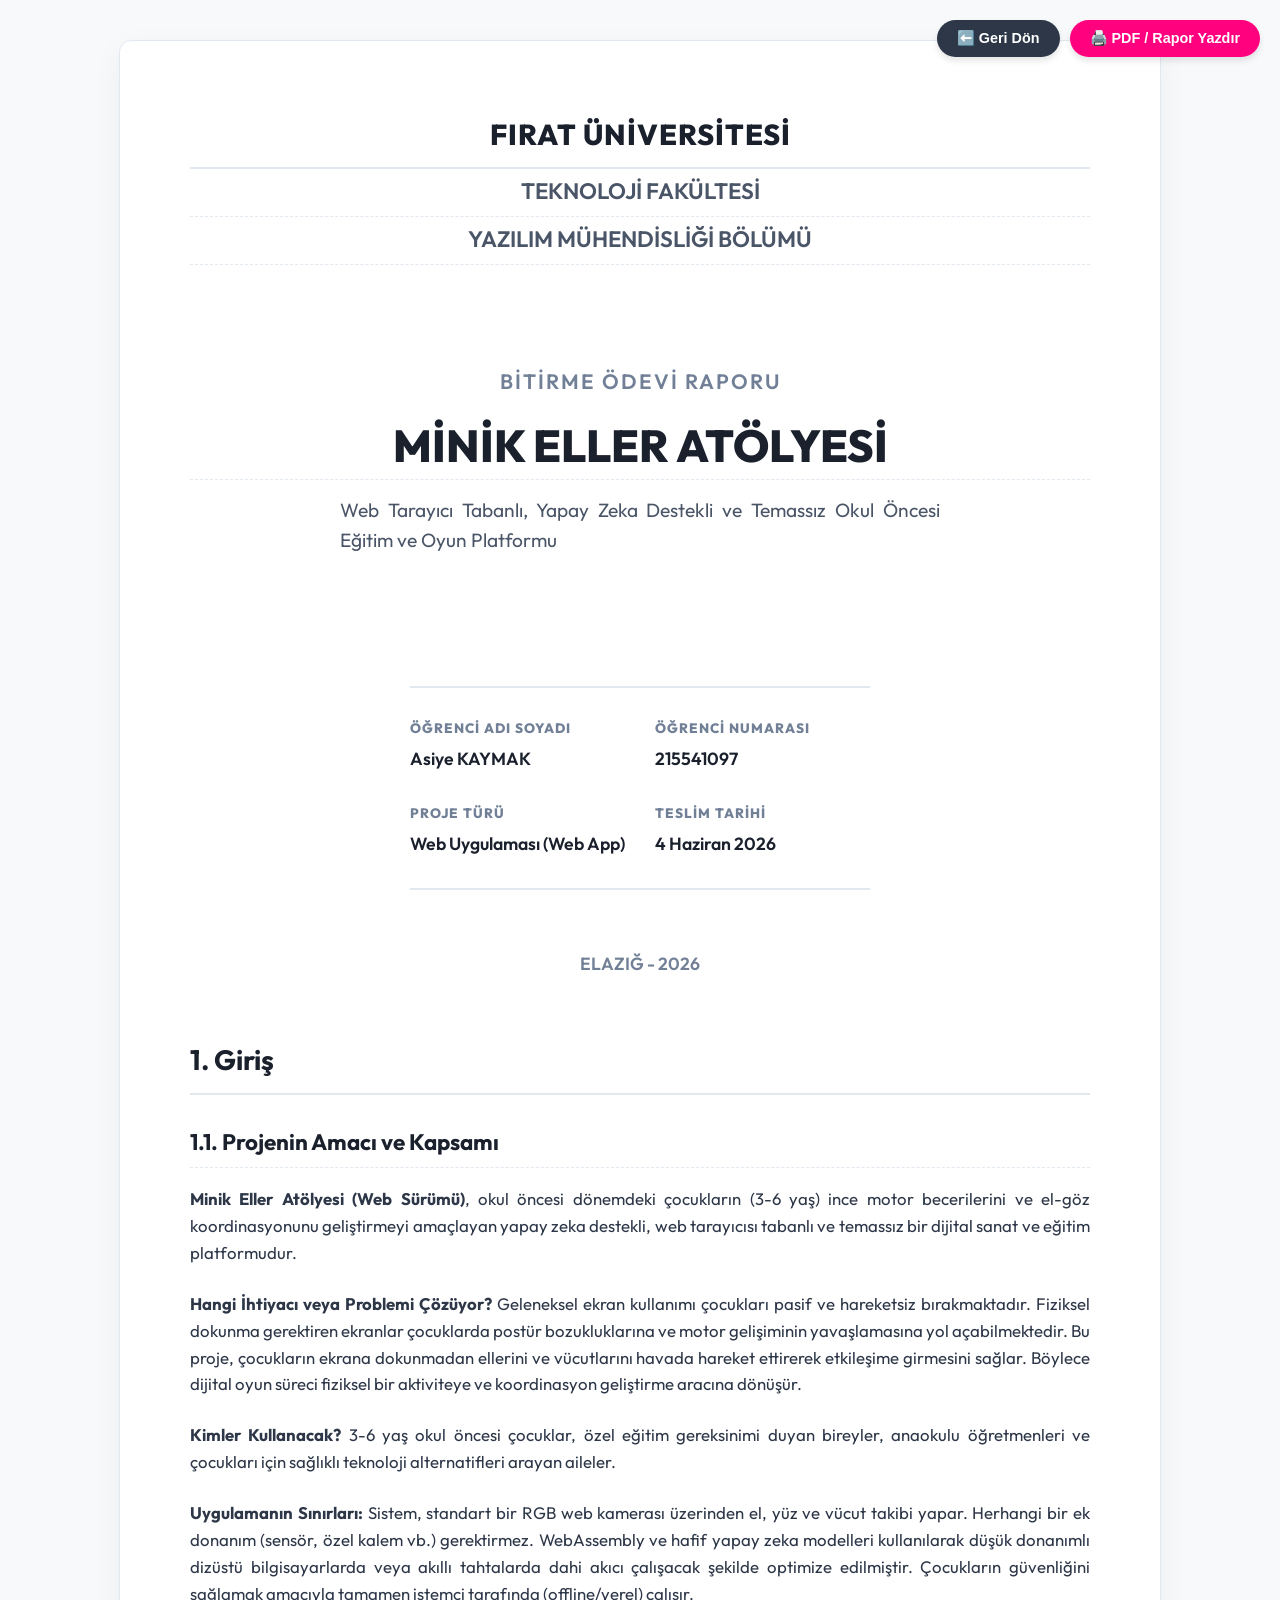
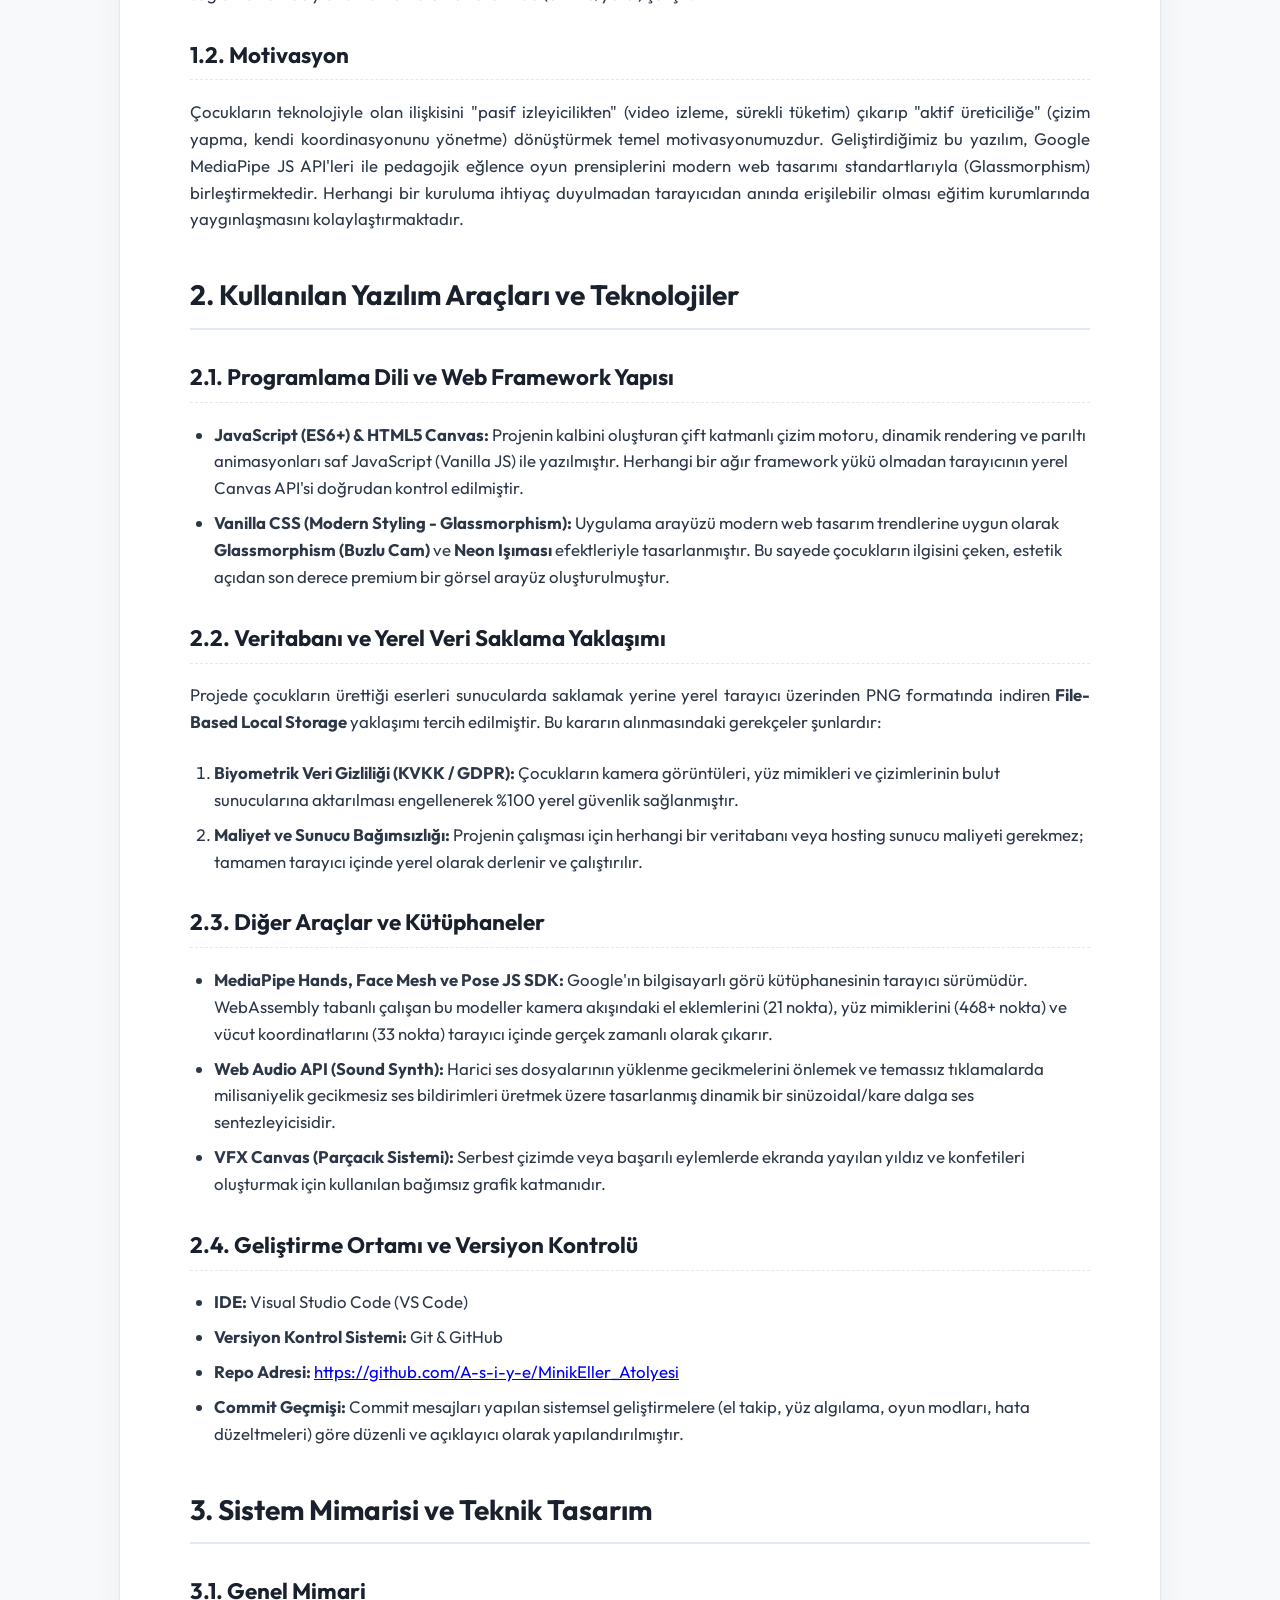
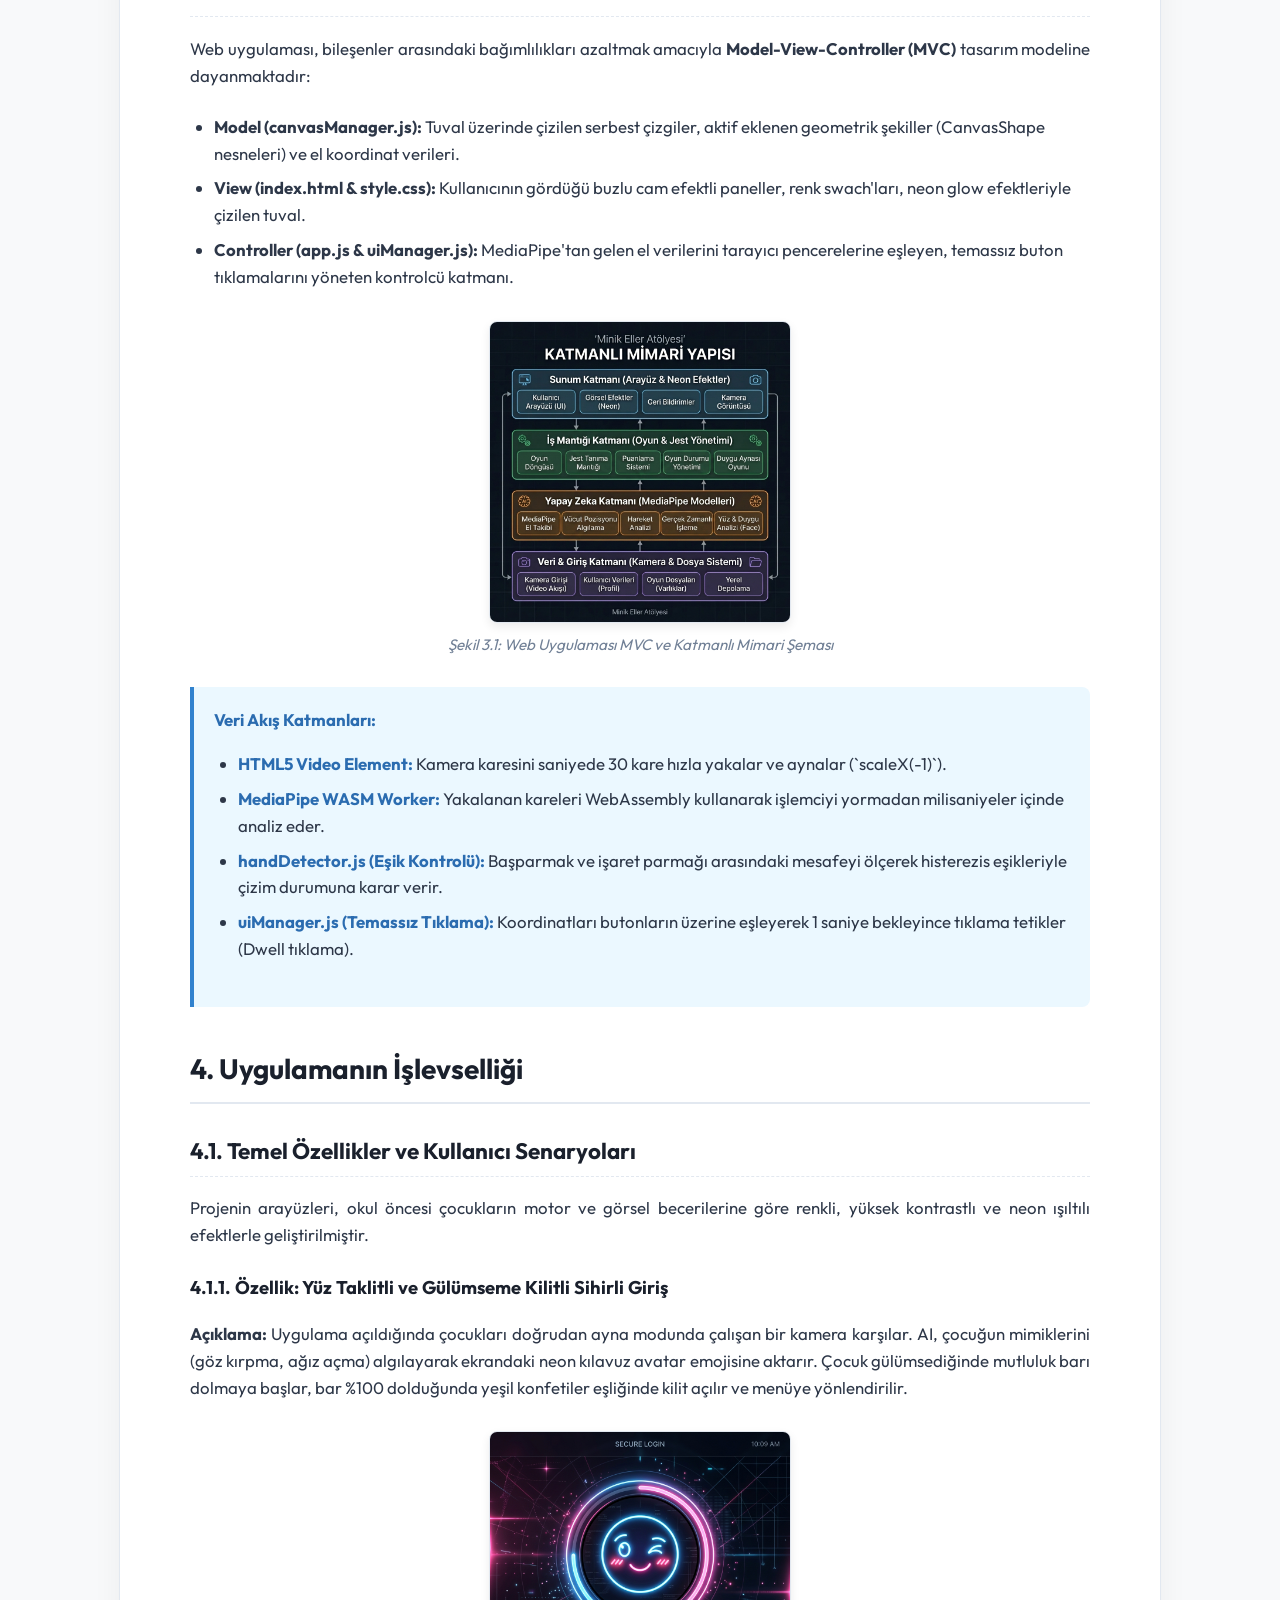
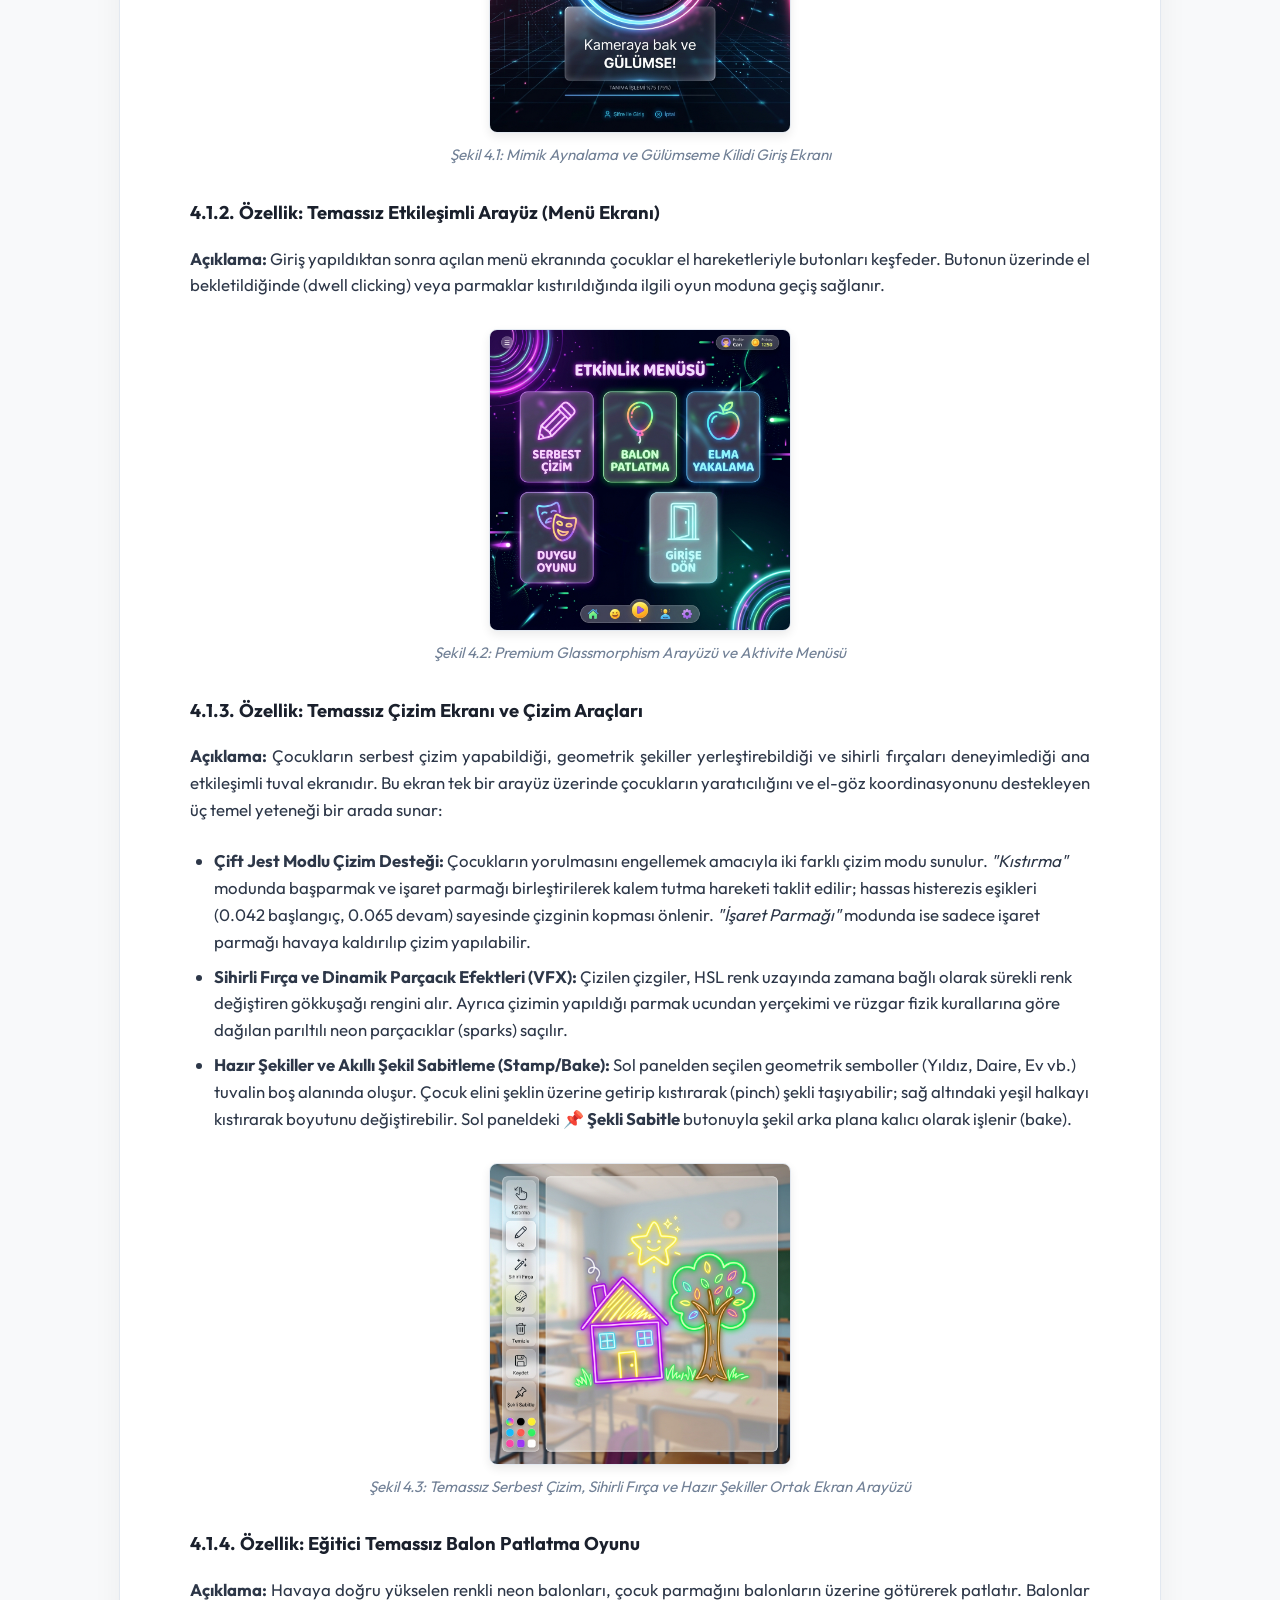
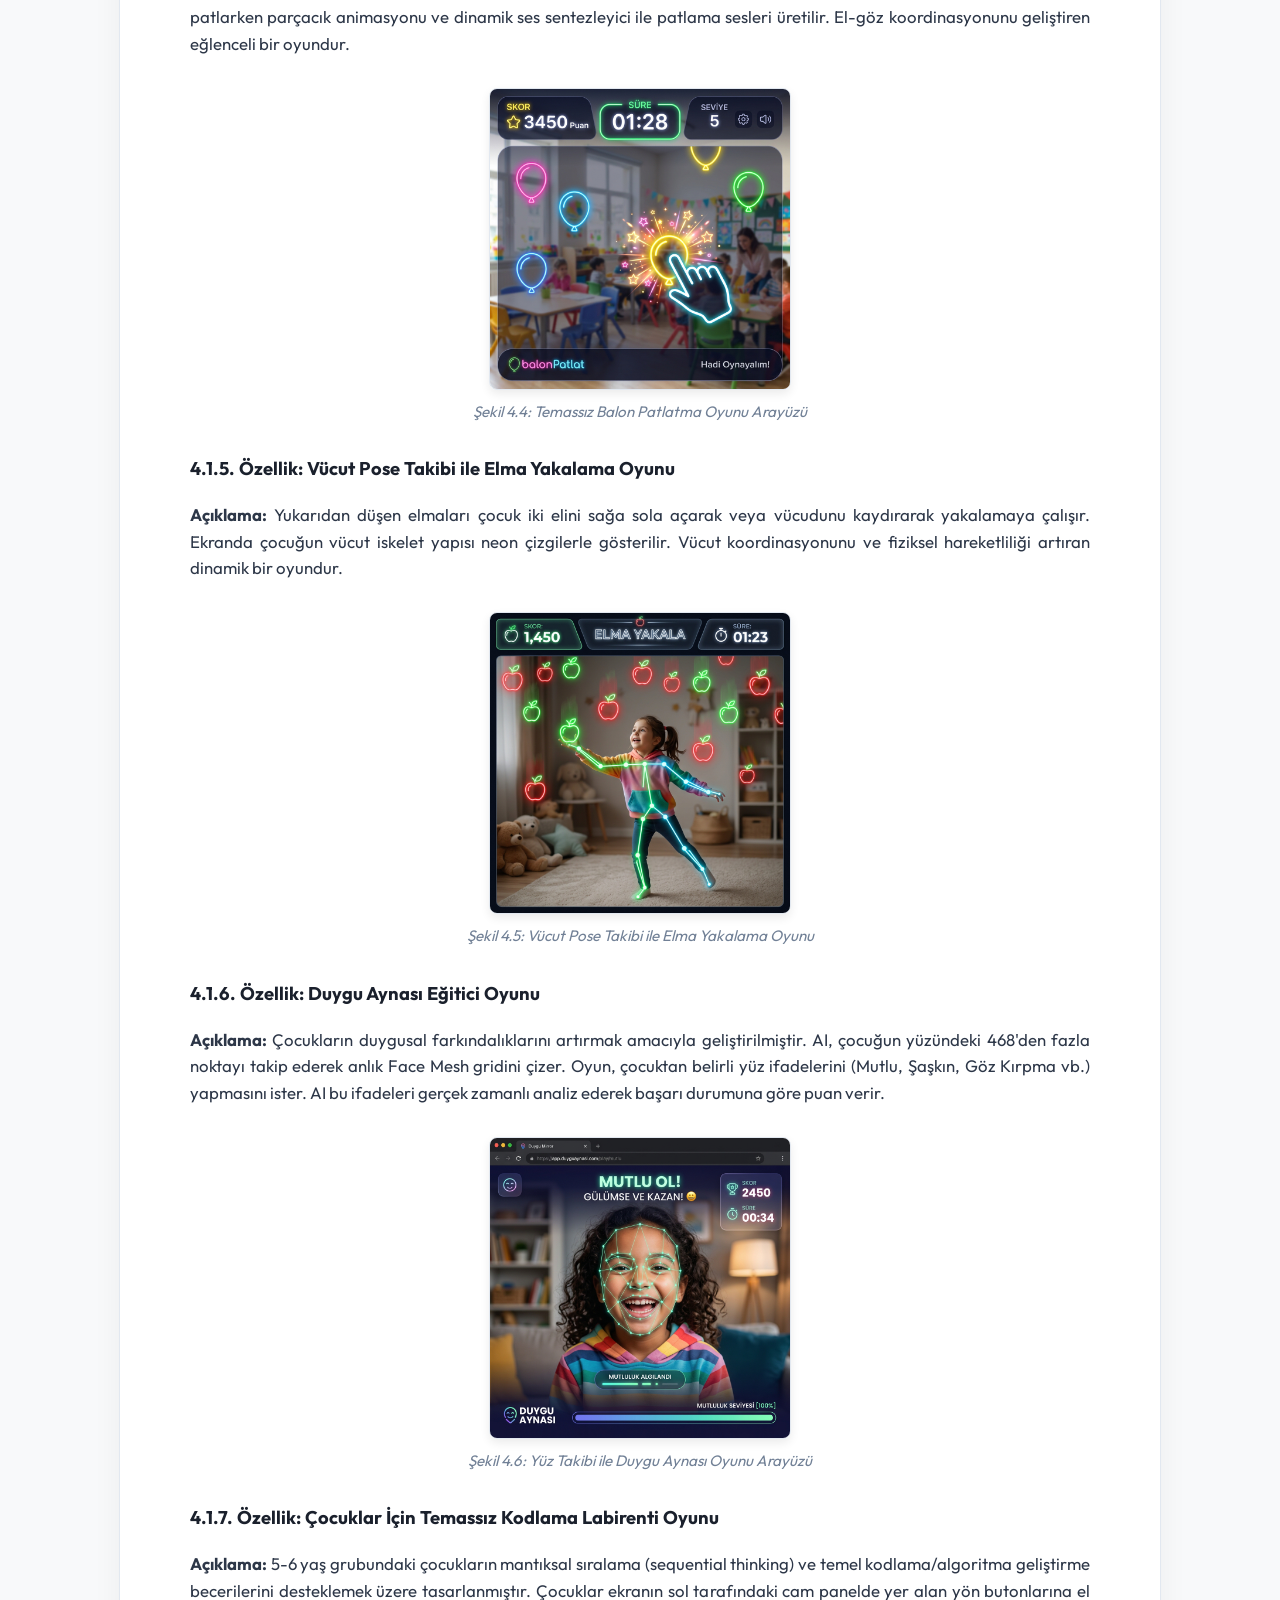
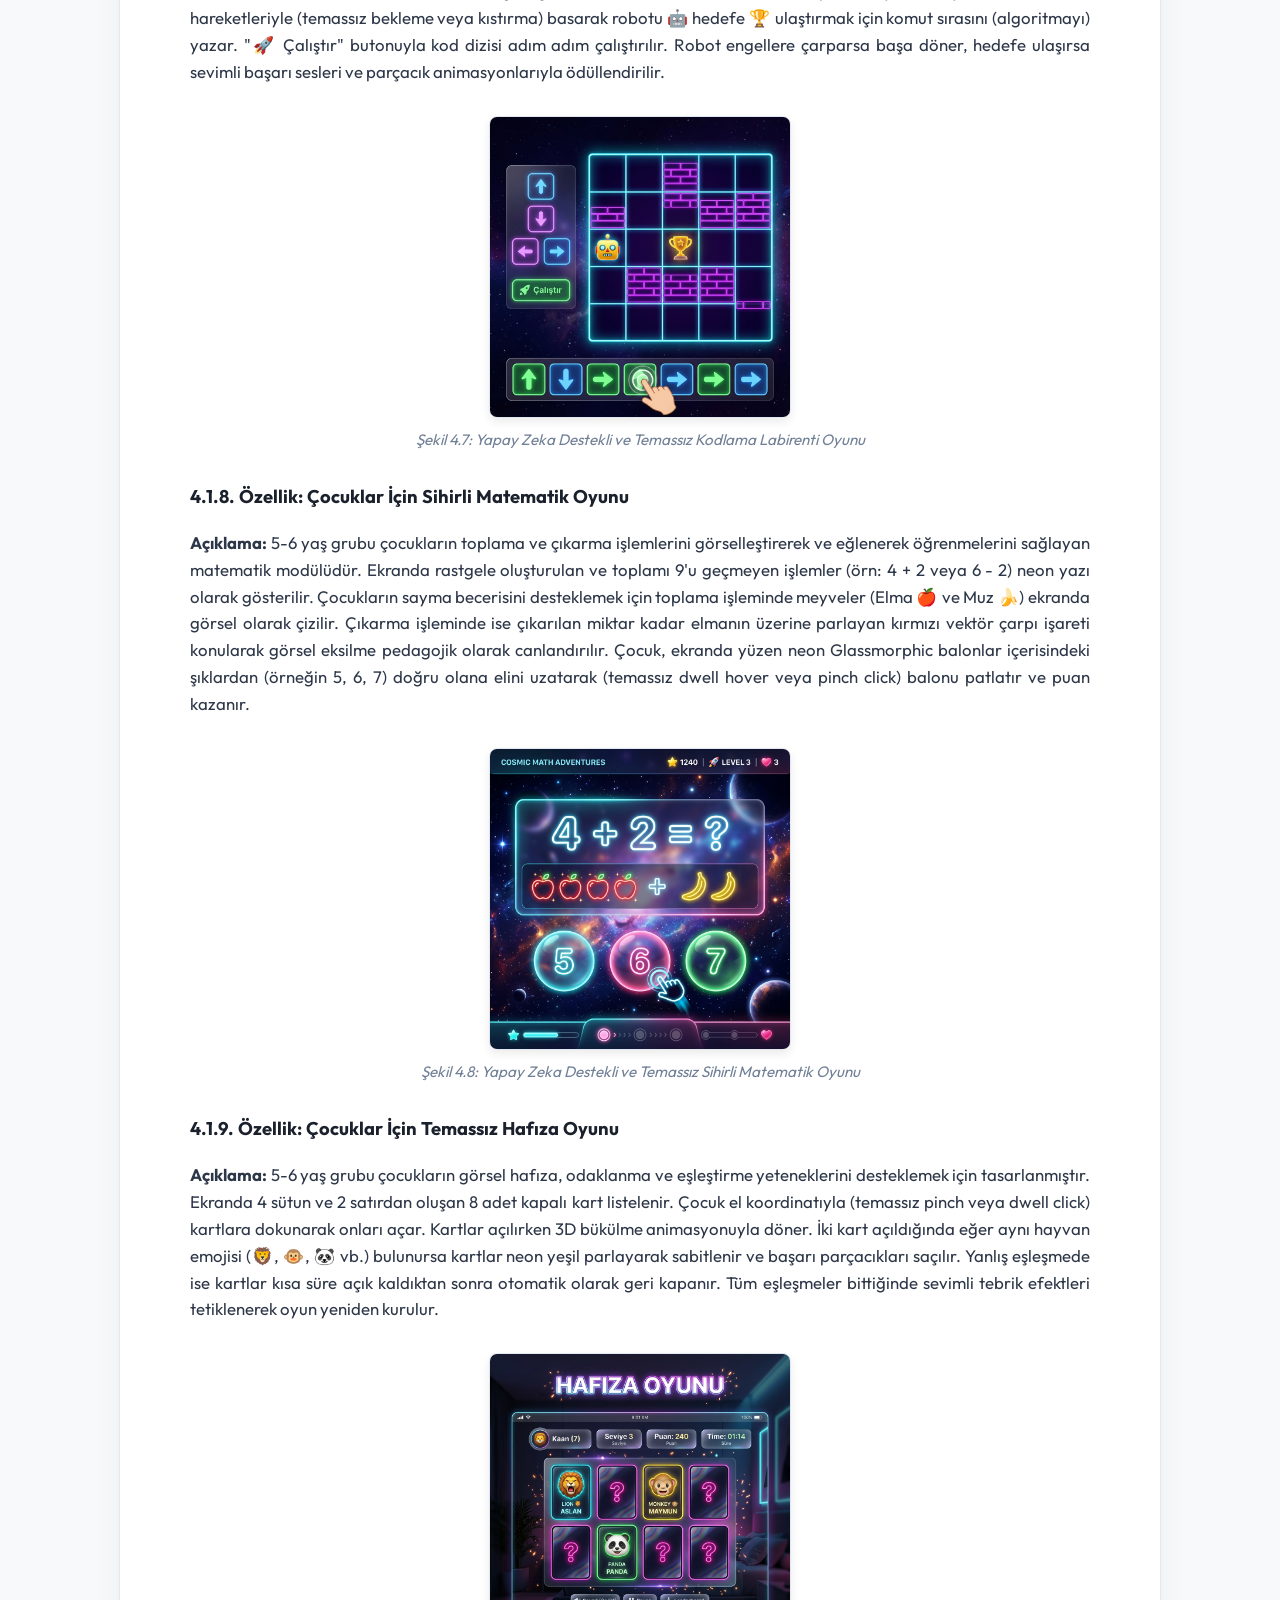
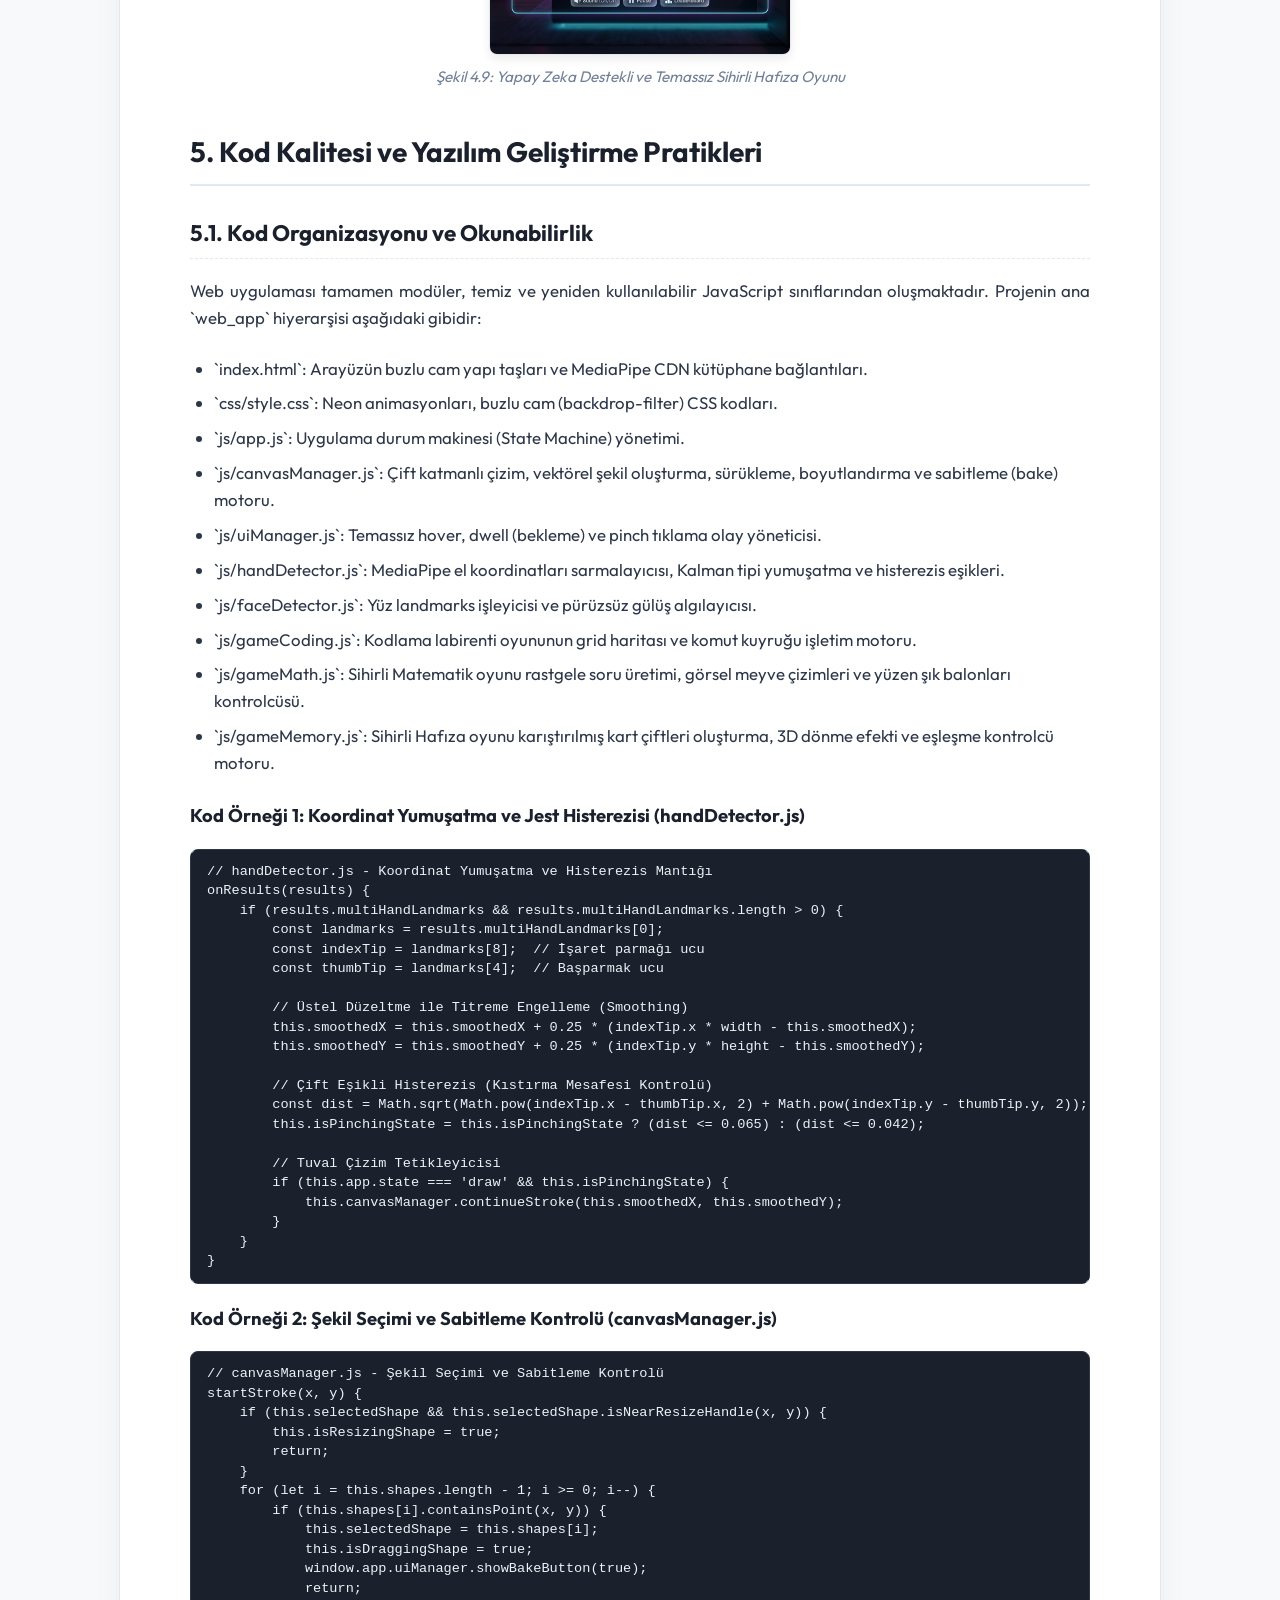
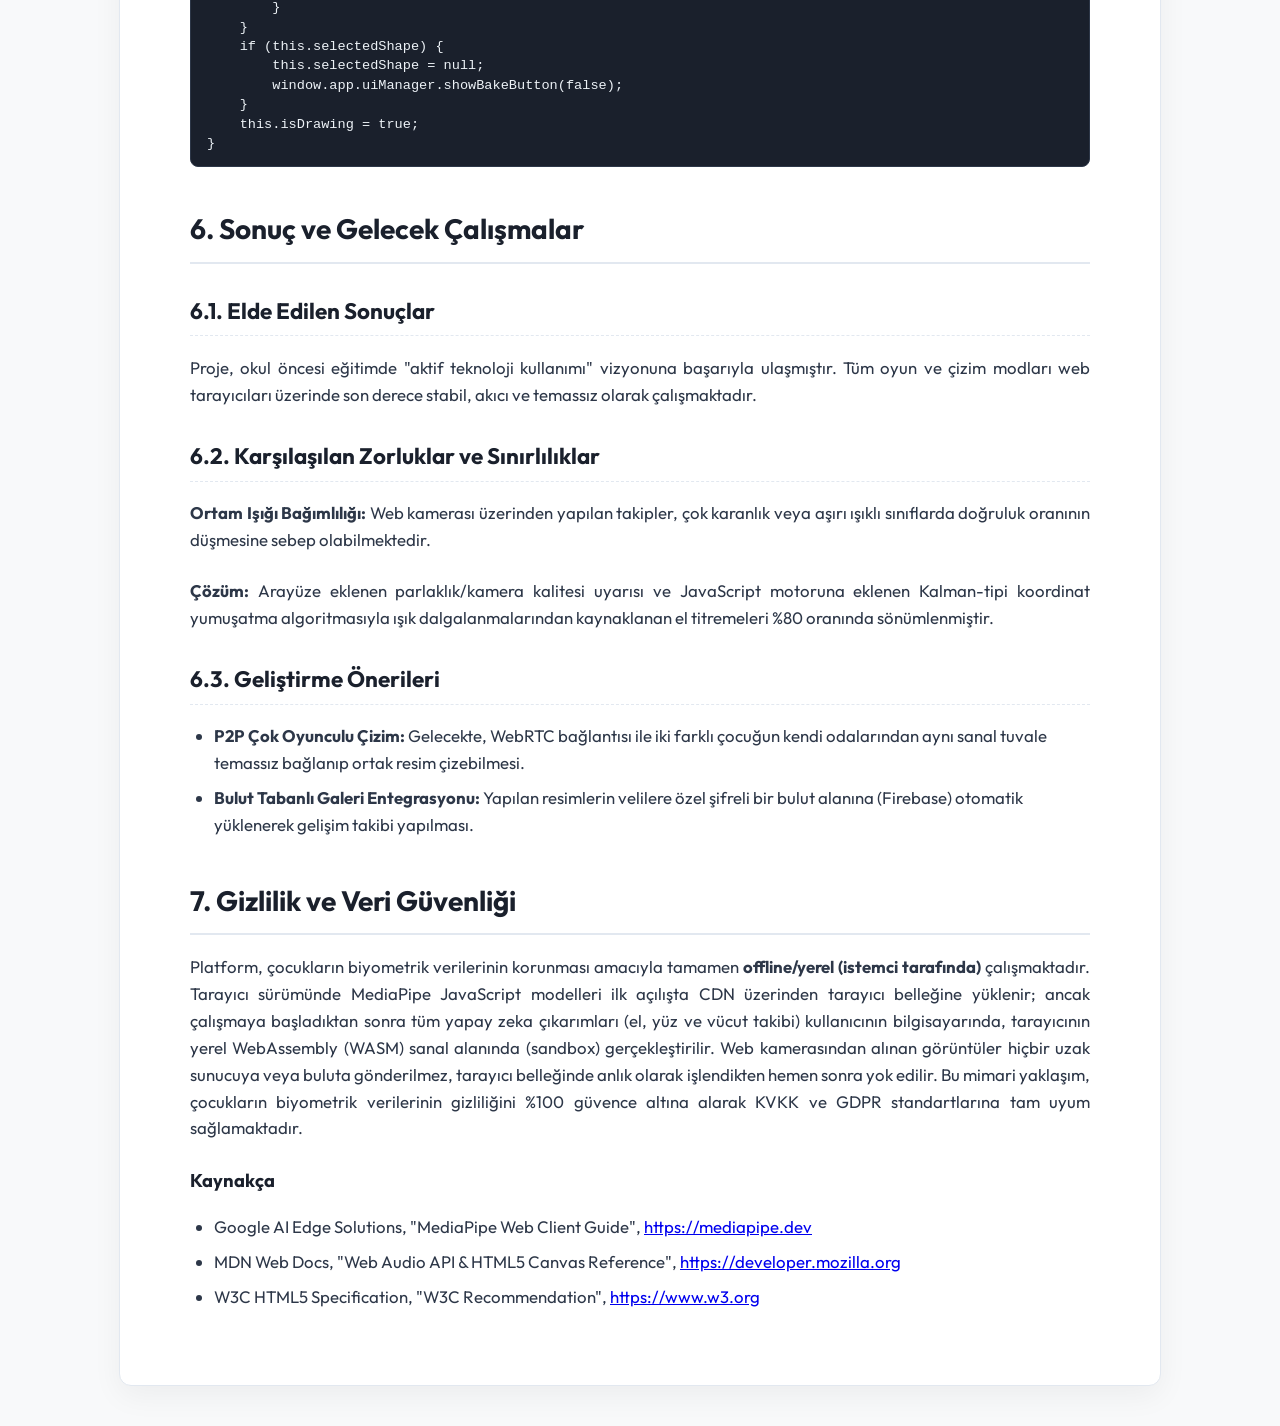
<file: docs/bitirme_raporu.html>
<!DOCTYPE html>
<html lang="tr">
<head>
    <meta charset="UTF-8">
    <meta name="viewport" content="width=device-width, initial-scale=1.0">
    <title>Bitirme Ödevi Raporu - Minik Eller Atölyesi (Web)</title>
    <!-- Google Fonts -->
    <link rel="preconnect" href="https://fonts.googleapis.com">
    <link rel="preconnect" href="https://fonts.gstatic.com" crossorigin>
    <link href="https://fonts.googleapis.com/css2?family=Outfit:wght@300;400;600;800&family=Times+New+Roman&display=swap" rel="stylesheet">
    <style>
        :root {
            --primary-color: #00f3ff;
            --secondary-color: #ff007f;
            --text-color: #2c3e50;
            --bg-color: #f8f9fa;
            --card-bg: #ffffff;
            --border-color: #e2e8f0;
        }

        body {
            font-family: 'Outfit', 'Times New Roman', sans-serif;
            background-color: var(--bg-color);
            color: var(--text-color);
            line-height: 1.6;
            margin: 0;
            padding: 0;
        }

        .container {
            max-width: 900px;
            margin: 40px auto;
            background: var(--card-bg);
            padding: 50px 70px;
            box-shadow: 0 10px 30px rgba(0,0,0,0.05);
            border-radius: 12px;
            border: 1px solid var(--border-color);
        }

        /* Print utility bar */
        .utility-bar {
            position: fixed;
            top: 20px;
            right: 20px;
            z-index: 100;
            display: flex;
            gap: 10px;
        }

        .btn {
            background-color: #2d3748;
            color: white;
            padding: 10px 20px;
            border: none;
            border-radius: 30px;
            cursor: pointer;
            font-weight: 600;
            font-size: 0.9rem;
            transition: all 0.2s ease;
            box-shadow: 0 4px 6px rgba(0,0,0,0.1);
            display: flex;
            align-items: center;
            gap: 8px;
        }

        .btn:hover {
            background-color: #1a202c;
            transform: translateY(-2px);
        }

        .btn-pdf {
            background-color: var(--secondary-color);
        }
        .btn-pdf:hover {
            background-color: #d00063;
        }

        /* Cover Page (Fırat University Format) */
        .cover-page {
            text-align: center;
            height: 100%;
            min-height: 850px;
            display: flex;
            flex-direction: column;
            justify-content: space-between;
            page-break-after: always;
            padding: 20px 0;
        }

        .cover-header h1 {
            font-size: 1.8rem;
            font-weight: 800;
            margin: 0;
            letter-spacing: 1px;
            color: #1a202c;
        }

        .cover-header h2 {
            font-size: 1.4rem;
            font-weight: 600;
            margin: 5px 0 0 0;
            color: #4a5568;
        }

        .cover-title {
            margin: 80px 0;
        }

        .cover-title h3 {
            font-size: 1.3rem;
            font-weight: 600;
            color: #718096;
            text-transform: uppercase;
            letter-spacing: 2px;
        }

        .cover-title h2 {
            font-size: 2.8rem;
            font-weight: 800;
            color: #1a202c;
            margin: 15px 0;
            line-height: 1.2;
        }

        .cover-title p {
            font-size: 1.2rem;
            color: #4a5568;
            max-width: 600px;
            margin: 0 auto;
        }

        .cover-meta {
            margin-top: 50px;
            display: grid;
            grid-template-columns: 1fr 1fr;
            gap: 30px;
            text-align: left;
            border-top: 2px solid var(--border-color);
            border-bottom: 2px solid var(--border-color);
            padding: 30px 0;
            max-width: 600px;
            margin-left: auto;
            margin-right: auto;
        }

        .meta-item {
            font-size: 1.1rem;
        }

        .meta-item label {
            font-weight: 800;
            color: #718096;
            display: block;
            font-size: 0.85rem;
            text-transform: uppercase;
            letter-spacing: 1px;
            margin-bottom: 5px;
        }

        .meta-item span {
            color: #1a202c;
            font-weight: 600;
        }

        .cover-footer {
            margin-top: 60px;
            font-size: 1.1rem;
            font-weight: 600;
            color: #718096;
        }

        /* TOC & Typography */
        h1, h2, h3, h4 {
            color: #1a202c;
            font-weight: 700;
        }

        h1 {
            font-size: 1.75rem;
            border-bottom: 2px solid #e2e8f0;
            padding-bottom: 10px;
            margin-top: 40px;
        }

        h2 {
            font-size: 1.4rem;
            margin-top: 30px;
            border-bottom: 1px dashed #e2e8f0;
            padding-bottom: 6px;
        }

        h3 {
            font-size: 1.15rem;
            margin-top: 20px;
        }

        p {
            font-size: 1.05rem;
            text-align: justify;
            margin-bottom: 1.5rem;
            color: #2d3748;
        }

        ol, ul {
            font-size: 1.05rem;
            margin-bottom: 1.5rem;
            color: #2d3748;
            padding-left: 24px;
        }

        li {
            margin-bottom: 8px;
        }

        /* Figures & Tables */
        .figure {
            text-align: center;
            margin: 30px 0;
            page-break-inside: avoid;
        }

        .figure img {
            max-width: 85%;
            height: auto;
            max-height: 300px;
            object-fit: contain;
            border-radius: 8px;
            border: 1px solid var(--border-color);
            box-shadow: 0 4px 10px rgba(0, 0, 0, 0.08);
            margin: 10px auto;
            display: block;
        }

        .figure-caption {
            font-size: 0.95rem;
            color: #718096;
            margin-top: 10px;
            font-style: italic;
        }

        table {
            width: 100%;
            border-collapse: collapse;
            margin: 30px 0;
            page-break-inside: avoid;
        }

        th, td {
            padding: 12px 15px;
            text-align: left;
            border: 1px solid #cbd5e0;
        }

        th {
            background-color: #edf2f7;
            font-weight: 700;
            color: #1a202c;
        }

        tr:nth-child(even) {
            background-color: #f7fafc;
        }

        /* Code Blocks */
        pre {
            background-color: #1a202c;
            color: #edf2f7;
            padding: 12px 16px;
            border-radius: 8px;
            overflow-x: auto;
            font-family: 'Courier New', Courier, monospace;
            font-size: 0.78rem;
            line-height: 1.4;
            margin: 15px 0;
            border: 1px solid #2d3748;
            page-break-inside: avoid;
        }

        code {
            font-family: 'Courier New', Courier, monospace;
            background-color: #edf2f7;
            color: #e53e3e;
            padding: 2px 5px;
            border-radius: 4px;
            font-size: 0.85rem;
        }

        pre code {
            background-color: transparent;
            color: inherit;
            padding: 0;
            border-radius: 0;
        }

        .info-box {
            background-color: #ebf8ff;
            border-left: 4px solid #3182ce;
            padding: 20px;
            margin: 20px 0;
            border-radius: 0 8px 8px 0;
            font-size: 1.05rem;
        }

        .info-box strong {
            color: #2b6cb0;
        }

        /* --------------------------------------------------------
           PRINT STYLES (@media print)
           -------------------------------------------------------- */
        @media print {
            body {
                background: white;
                color: black;
                font-family: 'Times New Roman', Times, serif;
                font-size: 12pt;
                line-height: 1.5;
            }

            .container {
                max-width: 100%;
                margin: 0;
                padding: 0;
                box-shadow: none;
                border-radius: 0;
                border: none;
            }

            .utility-bar {
                display: none !important;
            }

            h1, h2, h3, h4 {
                font-family: 'Times New Roman', Times, serif;
                color: black !important;
                text-shadow: none !important;
                page-break-after: avoid;
                break-after: avoid;
            }

            h1 {
                font-size: 16pt;
                border-bottom: 1.5pt solid black;
                padding-bottom: 5px;
                margin-top: 30pt;
            }

            h2 {
                font-size: 14pt;
                border-bottom: 0.75pt dashed black;
                padding-bottom: 3px;
                margin-top: 20pt;
            }

            h3 {
                font-size: 12pt;
                margin-top: 15pt;
            }

            p, li {
                font-size: 12pt;
                text-align: justify;
            }

            pre {
                background: #f7fafc !important;
                color: black !important;
                border: 1pt solid #cbd5e0 !important;
                font-size: 8.5pt;
                padding: 10px !important;
                white-space: pre-wrap;
                word-wrap: break-word;
            }

            code {
                background: #f7fafc !important;
                color: black !important;
                border: 0.5pt solid #cbd5e0 !important;
                font-size: 8.5pt;
            }

            th {
                background-color: #f7fafc !important;
                color: black !important;
            }

            tr:nth-child(even) {
                background-color: white !important;
            }

            @page {
                size: A4;
                margin: 2.5cm 2.5cm 2.5cm 3cm; /* Akademik tez standartları: Sol 3cm, diğerleri 2.5cm */
            }

            .info-box {
                background: white !important;
                border-left: 3pt solid black !important;
                color: black !important;
            }

            .info-box strong {
                color: black !important;
            }

            .figure img {
                max-height: 240px !important;
                box-shadow: none !important;
                border: 0.5pt solid black !important;
            }
        }
    </style>
</head>
<body>

    <!-- Utility buttons for screen browsing -->
    <div class="utility-bar">
        <button class="btn" onclick="window.history.back()">⬅️ Geri Dön</button>
        <button class="btn btn-pdf" onclick="window.print()">🖨️ PDF / Rapor Yazdır</button>
    </div>

    <div class="container">
        
        <!-- COVER PAGE -->
        <div class="cover-page">
            <div class="cover-header">
                <h1>FIRAT ÜNİVERSİTESİ</h1>
                <h2>TEKNOLOJİ FAKÜLTESİ</h2>
                <h2>YAZILIM MÜHENDİSLİĞİ BÖLÜMÜ</h2>
            </div>

            <div class="cover-title">
                <h3>BİTİRME ÖDEVİ RAPORU</h3>
                <h2>MİNİK ELLER ATÖLYESİ</h2>
                <p>Web Tarayıcı Tabanlı, Yapay Zeka Destekli ve Temassız Okul Öncesi Eğitim ve Oyun Platformu</p>
            </div>

            <div class="cover-meta">
                <div class="meta-item">
                    <label>Öğrenci Adı Soyadı</label>
                    <span>Asiye KAYMAK</span>
                </div>
                <div class="meta-item">
                    <label>Öğrenci Numarası</label>
                    <span>215541097</span>
                </div>
                <div class="meta-item">
                    <label>Proje Türü</label>
                    <span>Web Uygulaması (Web App)</span>
                </div>
                <div class="meta-item">
                    <label>Teslim Tarihi</label>
                    <span>4 Haziran 2026</span>
                </div>
            </div>

            <div class="cover-footer">
                <span>ELAZIĞ - 2026</span>
            </div>
        </div>



        <!-- SECTION 1 -->
        <h1 id="giris">1. Giriş</h1>
        
        <h2 id="giris-amac">1.1. Projenin Amacı ve Kapsamı</h2>
        <p>
            <strong>Minik Eller Atölyesi (Web Sürümü)</strong>, okul öncesi dönemdeki çocukların (3-6 yaş) ince motor becerilerini ve el-göz koordinasyonunu geliştirmeyi amaçlayan yapay zeka destekli, web tarayıcısı tabanlı ve temassız bir dijital sanat ve eğitim platformudur.
        </p>
        <p>
            <strong>Hangi İhtiyacı veya Problemi Çözüyor?</strong> Geleneksel ekran kullanımı çocukları pasif ve hareketsiz bırakmaktadır. Fiziksel dokunma gerektiren ekranlar çocuklarda postür bozukluklarına ve motor gelişiminin yavaşlamasına yol açabilmektedir. Bu proje, çocukların ekrana dokunmadan ellerini ve vücutlarını havada hareket ettirerek etkileşime girmesini sağlar. Böylece dijital oyun süreci fiziksel bir aktiviteye ve koordinasyon geliştirme aracına dönüşür.
        </p>
        <p>
            <strong>Kimler Kullanacak?</strong> 3-6 yaş okul öncesi çocuklar, özel eğitim gereksinimi duyan bireyler, anaokulu öğretmenleri ve çocukları için sağlıklı teknoloji alternatifleri arayan aileler.
        </p>
        <p>
            <strong>Uygulamanın Sınırları:</strong> Sistem, standart bir RGB web kamerası üzerinden el, yüz ve vücut takibi yapar. Herhangi bir ek donanım (sensör, özel kalem vb.) gerektirmez. WebAssembly ve hafif yapay zeka modelleri kullanılarak düşük donanımlı dizüstü bilgisayarlarda veya akıllı tahtalarda dahi akıcı çalışacak şekilde optimize edilmiştir. Çocukların güvenliğini sağlamak amacıyla tamamen istemci tarafında (offline/yerel) çalışır.
        </p>

        <h2 id="giris-motivasyon">1.2. Motivasyon</h2>
        <p>
            Çocukların teknolojiyle olan ilişkisini "pasif izleyicilikten" (video izleme, sürekli tüketim) çıkarıp "aktif üreticiliğe" (çizim yapma, kendi koordinasyonunu yönetme) dönüştürmek temel motivasyonumuzdur. Geliştirdiğimiz bu yazılım, Google MediaPipe JS API'leri ile pedagojik eğlence oyun prensiplerini modern web tasarımı standartlarıyla (Glassmorphism) birleştirmektedir. Herhangi bir kuruluma ihtiyaç duyulmadan tarayıcıdan anında erişilebilir olması eğitim kurumlarında yaygınlaşmasını kolaylaştırmaktadır.
        </p>

        <!-- SECTION 2 -->
        <h1 id="teknolojiler">2. Kullanılan Yazılım Araçları ve Teknolojiler</h1>
        
        <h2 id="tek-dil">2.1. Programlama Dili ve Web Framework Yapısı</h2>
        <ul>
            <li>
                <strong>JavaScript (ES6+) & HTML5 Canvas:</strong> Projenin kalbini oluşturan çift katmanlı çizim motoru, dinamik rendering ve parıltı animasyonları saf JavaScript (Vanilla JS) ile yazılmıştır. Herhangi bir ağır framework yükü olmadan tarayıcının yerel Canvas API'si doğrudan kontrol edilmiştir.
            </li>
            <li>
                <strong>Vanilla CSS (Modern Styling - Glassmorphism):</strong> Uygulama arayüzü modern web tasarım trendlerine uygun olarak <strong>Glassmorphism (Buzlu Cam)</strong> ve <strong>Neon Işıması</strong> efektleriyle tasarlanmıştır. Bu sayede çocukların ilgisini çeken, estetik açıdan son derece premium bir görsel arayüz oluşturulmuştur.
            </li>
        </ul>

        <h2 id="tek-veri">2.2. Veritabanı ve Yerel Veri Saklama Yaklaşımı</h2>
        <p>
            Projede çocukların ürettiği eserleri sunucularda saklamak yerine yerel tarayıcı üzerinden PNG formatında indiren <strong>File-Based Local Storage</strong> yaklaşımı tercih edilmiştir. Bu kararın alınmasındaki gerekçeler şunlardır:
        </p>
        <ol>
            <li>
                <strong>Biyometrik Veri Gizliliği (KVKK / GDPR):</strong> Çocukların kamera görüntüleri, yüz mimikleri ve çizimlerinin bulut sunucularına aktarılması engellenerek %100 yerel güvenlik sağlanmıştır.
            </li>
            <li>
                <strong>Maliyet ve Sunucu Bağımsızlığı:</strong> Projenin çalışması için herhangi bir veritabanı veya hosting sunucu maliyeti gerekmez; tamamen tarayıcı içinde yerel olarak derlenir ve çalıştırılır.
            </li>
        </ol>

        <h2 id="tek-kutuphane">2.3. Diğer Araçlar ve Kütüphaneler</h2>
        <ul>
            <li>
                <strong>MediaPipe Hands, Face Mesh ve Pose JS SDK:</strong> Google'ın bilgisayarlı görü kütüphanesinin tarayıcı sürümüdür. WebAssembly tabanlı çalışan bu modeller kamera akışındaki el eklemlerini (21 nokta), yüz mimiklerini (468+ nokta) ve vücut koordinatlarını (33 nokta) tarayıcı içinde gerçek zamanlı olarak çıkarır.
            </li>
            <li>
                <strong>Web Audio API (Sound Synth):</strong> Harici ses dosyalarının yüklenme gecikmelerini önlemek ve temassız tıklamalarda milisaniyelik gecikmesiz ses bildirimleri üretmek üzere tasarlanmış dinamik bir sinüzoidal/kare dalga ses sentezleyicisidir.
            </li>
            <li>
                <strong>VFX Canvas (Parçacık Sistemi):</strong> Serbest çizimde veya başarılı eylemlerde ekranda yayılan yıldız ve konfetileri oluşturmak için kullanılan bağımsız grafik katmanıdır.
            </li>
        </ul>

        <h2 id="tek-versiyon">2.4. Geliştirme Ortamı ve Versiyon Kontrolü</h2>
        <ul>
            <li><strong>IDE:</strong> Visual Studio Code (VS Code)</li>
            <li><strong>Versiyon Kontrol Sistemi:</strong> Git & GitHub</li>
            <li><strong>Repo Adresi:</strong> <a href="https://github.com/A-s-i-y-e/MinikEller_Atolyesi" target="_blank">https://github.com/A-s-i-y-e/MinikEller_Atolyesi</a></li>
            <li><strong>Commit Geçmişi:</strong> Commit mesajları yapılan sistemsel geliştirmelere (el takip, yüz algılama, oyun modları, hata düzeltmeleri) göre düzenli ve açıklayıcı olarak yapılandırılmıştır.</li>
        </ul>

        <!-- SECTION 3 -->
        <h1 id="mimari">3. Sistem Mimarisi ve Teknik Tasarım</h1>
        
        <h2 id="mimari-genel">3.1. Genel Mimari</h2>
        <p>
            Web uygulaması, bileşenler arasındaki bağımlılıkları azaltmak amacıyla <strong>Model-View-Controller (MVC)</strong> tasarım modeline dayanmaktadır:
        </p>
        <ul>
            <li><strong>Model (canvasManager.js):</strong> Tuval üzerinde çizilen serbest çizgiler, aktif eklenen geometrik şekiller (CanvasShape nesneleri) ve el koordinat verileri.</li>
            <li><strong>View (index.html & style.css):</strong> Kullanıcının gördüğü buzlu cam efektli paneller, renk swach'ları, neon glow efektleriyle çizilen tuval.</li>
            <li><strong>Controller (app.js & uiManager.js):</strong> MediaPipe'tan gelen el verilerini tarayıcı pencerelerine eşleyen, temassız buton tıklamalarını yöneten kontrolcü katmanı.</li>
        </ul>

        <div class="figure">
            <img src="images/katmanli_mimari_semasi_v4.png" alt="Sistem Mimarisi"/>
            <div class="figure-caption">Şekil 3.1: Web Uygulaması MVC ve Katmanlı Mimari Şeması</div>
        </div>

        <div class="info-box">
            <strong>Veri Akış Katmanları:</strong>
            <ul>
                <li><strong>HTML5 Video Element:</strong> Kamera karesini saniyede 30 kare hızla yakalar ve aynalar (`scaleX(-1)`).</li>
                <li><strong>MediaPipe WASM Worker:</strong> Yakalanan kareleri WebAssembly kullanarak işlemciyi yormadan milisaniyeler içinde analiz eder.</li>
                <li><strong>handDetector.js (Eşik Kontrolü):</strong> Başparmak ve işaret parmağı arasındaki mesafeyi ölçerek histerezis eşikleriyle çizim durumuna karar verir.</li>
                <li><strong>uiManager.js (Temassız Tıklama):</strong> Koordinatları butonların üzerine eşleyerek 1 saniye bekleyince tıklama tetikler (Dwell tıklama).</li>
            </ul>
        </div>

        <!-- SECTION 4 -->
        <h1 id="islevsellik">4. Uygulamanın İşlevselliği</h1>
        
        <h2 id="islev-senaryolar">4.1. Temel Özellikler ve Kullanıcı Senaryoları</h2>
        <p>
            Projenin arayüzleri, okul öncesi çocukların motor ve görsel becerilerine göre renkli, yüksek kontrastlı ve neon ışıltılı efektlerle geliştirilmiştir.
        </p>

        <h3 id="islev-mimik">4.1.1. Özellik: Yüz Taklitli ve Gülümseme Kilitli Sihirli Giriş</h3>
        <p>
            <strong>Açıklama:</strong> Uygulama açıldığında çocukları doğrudan ayna modunda çalışan bir kamera karşılar. AI, çocuğun mimiklerini (göz kırpma, ağız açma) algılayarak ekrandaki neon kılavuz avatar emojisine aktarır. Çocuk gülümsediğinde mutluluk barı dolmaya başlar, bar %100 dolduğunda yeşil konfetiler eşliğinde kilit açılır ve menüye yönlendirilir.
        </p>
        <div class="figure">
            <img src="images/web_login_screen.png" alt="Sihirli Giriş"/>
            <div class="figure-caption">Şekil 4.1: Mimik Aynalama ve Gülümseme Kilidi Giriş Ekranı</div>
        </div>

        <h3 id="islev-menu">4.1.2. Özellik: Temassız Etkileşimli Arayüz (Menü Ekranı)</h3>
        <p>
            <strong>Açıklama:</strong> Giriş yapıldıktan sonra açılan menü ekranında çocuklar el hareketleriyle butonları keşfeder. Butonun üzerinde el bekletildiğinde (dwell clicking) veya parmaklar kıstırıldığında ilgili oyun moduna geçiş sağlanır.
        </p>
        <div class="figure">
            <img src="images/web_menu_screen.png" alt="Ana Menü"/>
            <div class="figure-caption">Şekil 4.2: Premium Glassmorphism Arayüzü ve Aktivite Menüsü</div>
        </div>

        <h3 id="islev-cizim">4.1.3. Özellik: Temassız Çizim Ekranı ve Çizim Araçları</h3>
        <p>
            <strong>Açıklama:</strong> Çocukların serbest çizim yapabildiği, geometrik şekiller yerleştirebildiği ve sihirli fırçaları deneyimlediği ana etkileşimli tuval ekranıdır. Bu ekran tek bir arayüz üzerinde çocukların yaratıcılığını ve el-göz koordinasyonunu destekleyen üç temel yeteneği bir arada sunar:
        </p>
        <ul>
            <li>
                <strong>Çift Jest Modlu Çizim Desteği:</strong> Çocukların yorulmasını engellemek amacıyla iki farklı çizim modu sunulur. <em>"Kıstırma"</em> modunda başparmak ve işaret parmağı birleştirilerek kalem tutma hareketi taklit edilir; hassas histerezis eşikleri (0.042 başlangıç, 0.065 devam) sayesinde çizginin kopması önlenir. <em>"İşaret Parmağı"</em> modunda ise sadece işaret parmağı havaya kaldırılıp çizim yapılabilir.
            </li>
            <li>
                <strong>Sihirli Fırça ve Dinamik Parçacık Efektleri (VFX):</strong> Çizilen çizgiler, HSL renk uzayında zamana bağlı olarak sürekli renk değiştiren gökkuşağı rengini alır. Ayrıca çizimin yapıldığı parmak ucundan yerçekimi ve rüzgar fizik kurallarına göre dağılan parıltılı neon parçacıklar (sparks) saçılır.
            </li>
            <li>
                <strong>Hazır Şekiller ve Akıllı Şekil Sabitleme (Stamp/Bake):</strong> Sol panelden seçilen geometrik semboller (Yıldız, Daire, Ev vb.) tuvalin boş alanında oluşur. Çocuk elini şeklin üzerine getirip kıstırarak (pinch) şekli taşıyabilir; sağ altındaki yeşil halkayı kıstırarak boyutunu değiştirebilir. Sol paneldeki <strong>📌 Şekli Sabitle</strong> butonuyla şekil arka plana kalıcı olarak işlenir (bake).
            </li>
        </ul>
        <div class="figure">
            <img src="images/web_drawing_screen.png" alt="Temassız Çizim Ekranı"/>
            <div class="figure-caption">Şekil 4.3: Temassız Serbest Çizim, Sihirli Fırça ve Hazır Şekiller Ortak Ekran Arayüzü</div>
        </div>
        
        <h3 id="islev-balon">4.1.4. Özellik: Eğitici Temassız Balon Patlatma Oyunu</h3>
        <p>
            <strong>Açıklama:</strong> Havaya doğru yükselen renkli neon balonları, çocuk parmağını balonların üzerine götürerek patlatır. Balonlar patlarken parçacık animasyonu ve dinamik ses sentezleyici ile patlama sesleri üretilir. El-göz koordinasyonunu geliştiren eğlenceli bir oyundur.
        </p>
        <div class="figure">
            <img src="images/web_balloon_game.png" alt="Balon Patlatma"/>
            <div class="figure-caption">Şekil 4.4: Temassız Balon Patlatma Oyunu Arayüzü</div>
        </div>
        
        <h3 id="islev-pose">4.1.5. Özellik: Vücut Pose Takibi ile Elma Yakalama Oyunu</h3>
        <p>
            <strong>Açıklama:</strong> Yukarıdan düşen elmaları çocuk iki elini sağa sola açarak veya vücudunu kaydırarak yakalamaya çalışır. Ekranda çocuğun vücut iskelet yapısı neon çizgilerle gösterilir. Vücut koordinasyonunu ve fiziksel hareketliliği artıran dinamik bir oyundur.
        </p>
        <div class="figure">
            <img src="images/web_pose_game.png" alt="Elma Yakalama"/>
            <div class="figure-caption">Şekil 4.5: Vücut Pose Takibi ile Elma Yakalama Oyunu</div>
        </div>
        
        <h3 id="islev-emotion">4.1.6. Özellik: Duygu Aynası Eğitici Oyunu</h3>
        <p>
            <strong>Açıklama:</strong> Çocukların duygusal farkındalıklarını artırmak amacıyla geliştirilmiştir. AI, çocuğun yüzündeki 468'den fazla noktayı takip ederek anlık Face Mesh gridini çizer. Oyun, çocuktan belirli yüz ifadelerini (Mutlu, Şaşkın, Göz Kırpma vb.) yapmasını ister. AI bu ifadeleri gerçek zamanlı analiz ederek başarı durumuna göre puan verir.
        </p>
        <div class="figure">
            <img src="images/web_emotion_game.png" alt="Duygu Aynası"/>
            <div class="figure-caption">Şekil 4.6: Yüz Takibi ile Duygu Aynası Oyunu Arayüzü</div>
        </div>
        
        <h3 id="islev-coding">4.1.7. Özellik: Çocuklar İçin Temassız Kodlama Labirenti Oyunu</h3>
        <p>
            <strong>Açıklama:</strong> 5-6 yaş grubundaki çocukların mantıksal sıralama (sequential thinking) ve temel kodlama/algoritma geliştirme becerilerini desteklemek üzere tasarlanmıştır. Çocuklar ekranın sol tarafındaki cam panelde yer alan yön butonlarına el hareketleriyle (temassız bekleme veya kıstırma) basarak robotu 🤖 hedefe 🏆 ulaştırmak için komut sırasını (algoritmayı) yazar. "🚀 Çalıştır" butonuyla kod dizisi adım adım çalıştırılır. Robot engellere çarparsa başa döner, hedefe ulaşırsa sevimli başarı sesleri ve parçacık animasyonlarıyla ödüllendirilir.
        </p>
        <div class="figure">
            <img src="images/web_coding_game.png" alt="Kodlama Labirenti Oyunu"/>
            <div class="figure-caption">Şekil 4.7: Yapay Zeka Destekli ve Temassız Kodlama Labirenti Oyunu</div>
        </div>

        <h3 id="islev-math">4.1.8. Özellik: Çocuklar İçin Sihirli Matematik Oyunu</h3>
        <p>
            <strong>Açıklama:</strong> 5-6 yaş grubu çocukların toplama ve çıkarma işlemlerini görselleştirerek ve eğlenerek öğrenmelerini sağlayan matematik modülüdür. Ekranda rastgele oluşturulan ve toplamı 9'u geçmeyen işlemler (örn: 4 + 2 veya 6 - 2) neon yazı olarak gösterilir. Çocukların sayma becerisini desteklemek için toplama işleminde meyveler (Elma 🍎 ve Muz 🍌) ekranda görsel olarak çizilir. Çıkarma işleminde ise çıkarılan miktar kadar elmanın üzerine parlayan kırmızı vektör çarpı işareti konularak görsel eksilme pedagojik olarak canlandırılır. Çocuk, ekranda yüzen neon Glassmorphic balonlar içerisindeki şıklardan (örneğin 5, 6, 7) doğru olana elini uzatarak (temassız dwell hover veya pinch click) balonu patlatır ve puan kazanır.
        </p>
        <div class="figure">
            <img src="images/web_math_game.png" alt="Sihirli Matematik Oyunu"/>
            <div class="figure-caption">Şekil 4.8: Yapay Zeka Destekli ve Temassız Sihirli Matematik Oyunu</div>
        </div>

        <h3 id="islev-memory">4.1.9. Özellik: Çocuklar İçin Temassız Hafıza Oyunu</h3>
        <p>
            <strong>Açıklama:</strong> 5-6 yaş grubu çocukların görsel hafıza, odaklanma ve eşleştirme yeteneklerini desteklemek için tasarlanmıştır. Ekranda 4 sütun ve 2 satırdan oluşan 8 adet kapalı kart listelenir. Çocuk el koordinatıyla (temassız pinch veya dwell click) kartlara dokunarak onları açar. Kartlar açılırken 3D bükülme animasyonuyla döner. İki kart açıldığında eğer aynı hayvan emojisi (🦁, 🐵, 🐼 vb.) bulunursa kartlar neon yeşil parlayarak sabitlenir ve başarı parçacıkları saçılır. Yanlış eşleşmede ise kartlar kısa süre açık kaldıktan sonra otomatik olarak geri kapanır. Tüm eşleşmeler bittiğinde sevimli tebrik efektleri tetiklenerek oyun yeniden kurulur.
        </p>
        <div class="figure">
            <img src="images/web_memory_game.png" alt="Sihirli Hafıza Oyunu"/>
            <div class="figure-caption">Şekil 4.9: Yapay Zeka Destekli ve Temassız Sihirli Hafıza Oyunu</div>
        </div>

        <!-- SECTION 5 -->
        <h1 id="kalite">5. Kod Kalitesi ve Yazılım Geliştirme Pratikleri</h1>
        
        <h2 id="kalite-organizasyon">5.1. Kod Organizasyonu ve Okunabilirlik</h2>
        <p>
            Web uygulaması tamamen modüler, temiz ve yeniden kullanılabilir JavaScript sınıflarından oluşmaktadır. Projenin ana `web_app` hiyerarşisi aşağıdaki gibidir:
        </p>
        <ul>
            <li>`index.html`: Arayüzün buzlu cam yapı taşları ve MediaPipe CDN kütüphane bağlantıları.</li>
            <li>`css/style.css`: Neon animasyonları, buzlu cam (backdrop-filter) CSS kodları.</li>
            <li>`js/app.js`: Uygulama durum makinesi (State Machine) yönetimi.</li>
            <li>`js/canvasManager.js`: Çift katmanlı çizim, vektörel şekil oluşturma, sürükleme, boyutlandırma ve sabitleme (bake) motoru.</li>
            <li>`js/uiManager.js`: Temassız hover, dwell (bekleme) ve pinch tıklama olay yöneticisi.</li>
            <li>`js/handDetector.js`: MediaPipe el koordinatları sarmalayıcısı, Kalman tipi yumuşatma ve histerezis eşikleri.</li>
            <li>`js/faceDetector.js`: Yüz landmarks işleyicisi ve pürüzsüz gülüş algılayıcısı.</li>
            <li>`js/gameCoding.js`: Kodlama labirenti oyununun grid haritası ve komut kuyruğu işletim motoru.</li>
            <li>`js/gameMath.js`: Sihirli Matematik oyunu rastgele soru üretimi, görsel meyve çizimleri ve yüzen şık balonları kontrolcüsü.</li>
            <li>`js/gameMemory.js`: Sihirli Hafıza oyunu karıştırılmış kart çiftleri oluşturma, 3D dönme efekti ve eşleşme kontrolcü motoru.</li>
        </ul>

        <h3>Kod Örneği 1: Koordinat Yumuşatma ve Jest Histerezisi (handDetector.js)</h3>
        <pre><code class="language-javascript">// handDetector.js - Koordinat Yumuşatma ve Histerezis Mantığı
onResults(results) {
    if (results.multiHandLandmarks && results.multiHandLandmarks.length > 0) {
        const landmarks = results.multiHandLandmarks[0];
        const indexTip = landmarks[8];  // İşaret parmağı ucu
        const thumbTip = landmarks[4];  // Başparmak ucu
        
        // Üstel Düzeltme ile Titreme Engelleme (Smoothing)
        this.smoothedX = this.smoothedX + 0.25 * (indexTip.x * width - this.smoothedX);
        this.smoothedY = this.smoothedY + 0.25 * (indexTip.y * height - this.smoothedY);
        
        // Çift Eşikli Histerezis (Kıstırma Mesafesi Kontrolü)
        const dist = Math.sqrt(Math.pow(indexTip.x - thumbTip.x, 2) + Math.pow(indexTip.y - thumbTip.y, 2));
        this.isPinchingState = this.isPinchingState ? (dist <= 0.065) : (dist <= 0.042);
        
        // Tuval Çizim Tetikleyicisi
        if (this.app.state === 'draw' && this.isPinchingState) {
            this.canvasManager.continueStroke(this.smoothedX, this.smoothedY);
        }
    }
}</code></pre>

        <h3>Kod Örneği 2: Şekil Seçimi ve Sabitleme Kontrolü (canvasManager.js)</h3>
        <pre><code class="language-javascript">// canvasManager.js - Şekil Seçimi ve Sabitleme Kontrolü
startStroke(x, y) {
    if (this.selectedShape && this.selectedShape.isNearResizeHandle(x, y)) {
        this.isResizingShape = true;
        return;
    }
    for (let i = this.shapes.length - 1; i >= 0; i--) {
        if (this.shapes[i].containsPoint(x, y)) {
            this.selectedShape = this.shapes[i];
            this.isDraggingShape = true;
            window.app.uiManager.showBakeButton(true);
            return;
        }
    }
    if (this.selectedShape) {
        this.selectedShape = null;
        window.app.uiManager.showBakeButton(false);
    }
    this.isDrawing = true;
}</code></pre>

        <!-- SECTION 6 -->
        <h1 id="sonuc">6. Sonuç ve Gelecek Çalışmalar</h1>
        
        <h2 id="sonuc-elde">6.1. Elde Edilen Sonuçlar</h2>
        <p>
            Proje, okul öncesi eğitimde "aktif teknoloji kullanımı" vizyonuna başarıyla ulaşmıştır. Tüm oyun ve çizim modları web tarayıcıları üzerinde son derece stabil, akıcı ve temassız olarak çalışmaktadır.
        </p>

        <h2 id="sonuc-zorluk">6.2. Karşılaşılan Zorluklar ve Sınırlılıklar</h2>
        <p>
            <strong>Ortam Işığı Bağımlılığı:</strong> Web kamerası üzerinden yapılan takipler, çok karanlık veya aşırı ışıklı sınıflarda doğruluk oranının düşmesine sebep olabilmektedir.
        </p>
        <p>
            <strong>Çözüm:</strong> Arayüze eklenen parlaklık/kamera kalitesi uyarısı ve JavaScript motoruna eklenen Kalman-tipi koordinat yumuşatma algoritmasıyla ışık dalgalanmalarından kaynaklanan el titremeleri %80 oranında sönümlenmiştir.
        </p>

        <h2 id="sonuc-gelecek">6.3. Geliştirme Önerileri</h2>
        <ul>
            <li>
                <strong>P2P Çok Oyunculu Çizim:</strong> Gelecekte, WebRTC bağlantısı ile iki farklı çocuğun kendi odalarından aynı sanal tuvale temassız bağlanıp ortak resim çizebilmesi.
            </li>
            <li>
                <strong>Bulut Tabanlı Galeri Entegrasyonu:</strong> Yapılan resimlerin velilere özel şifreli bir bulut alanına (Firebase) otomatik yüklenerek gelişim takibi yapılması.
            </li>
        </ul>

        <!-- SECTION 7 -->
        <h1 id="guvenlik">7. Gizlilik ve Veri Güvenliği</h1>
        <p>
            Platform, çocukların biyometrik verilerinin korunması amacıyla tamamen <strong>offline/yerel (istemci tarafında)</strong> çalışmaktadır. Tarayıcı sürümünde MediaPipe JavaScript modelleri ilk açılışta CDN üzerinden tarayıcı belleğine yüklenir; ancak çalışmaya başladıktan sonra tüm yapay zeka çıkarımları (el, yüz ve vücut takibi) kullanıcının bilgisayarında, tarayıcının yerel WebAssembly (WASM) sanal alanında (sandbox) gerçekleştirilir. Web kamerasından alınan görüntüler hiçbir uzak sunucuya veya buluta gönderilmez, tarayıcı belleğinde anlık olarak işlendikten hemen sonra yok edilir. Bu mimari yaklaşım, çocukların biyometrik verilerinin gizliliğini %100 güvence altına alarak KVKK ve GDPR standartlarına tam uyum sağlamaktadır.
        </p>

        <h3>Kaynakça</h3>
        <ul>
            <li>Google AI Edge Solutions, "MediaPipe Web Client Guide", <a href="https://mediapipe.dev" target="_blank">https://mediapipe.dev</a></li>
            <li>MDN Web Docs, "Web Audio API & HTML5 Canvas Reference", <a href="https://developer.mozilla.org" target="_blank">https://developer.mozilla.org</a></li>
            <li>W3C HTML5 Specification, "W3C Recommendation", <a href="https://www.w3.org" target="_blank">https://www.w3.org</a></li>
        </ul>

    </div>

</body>
</html>
</file>
